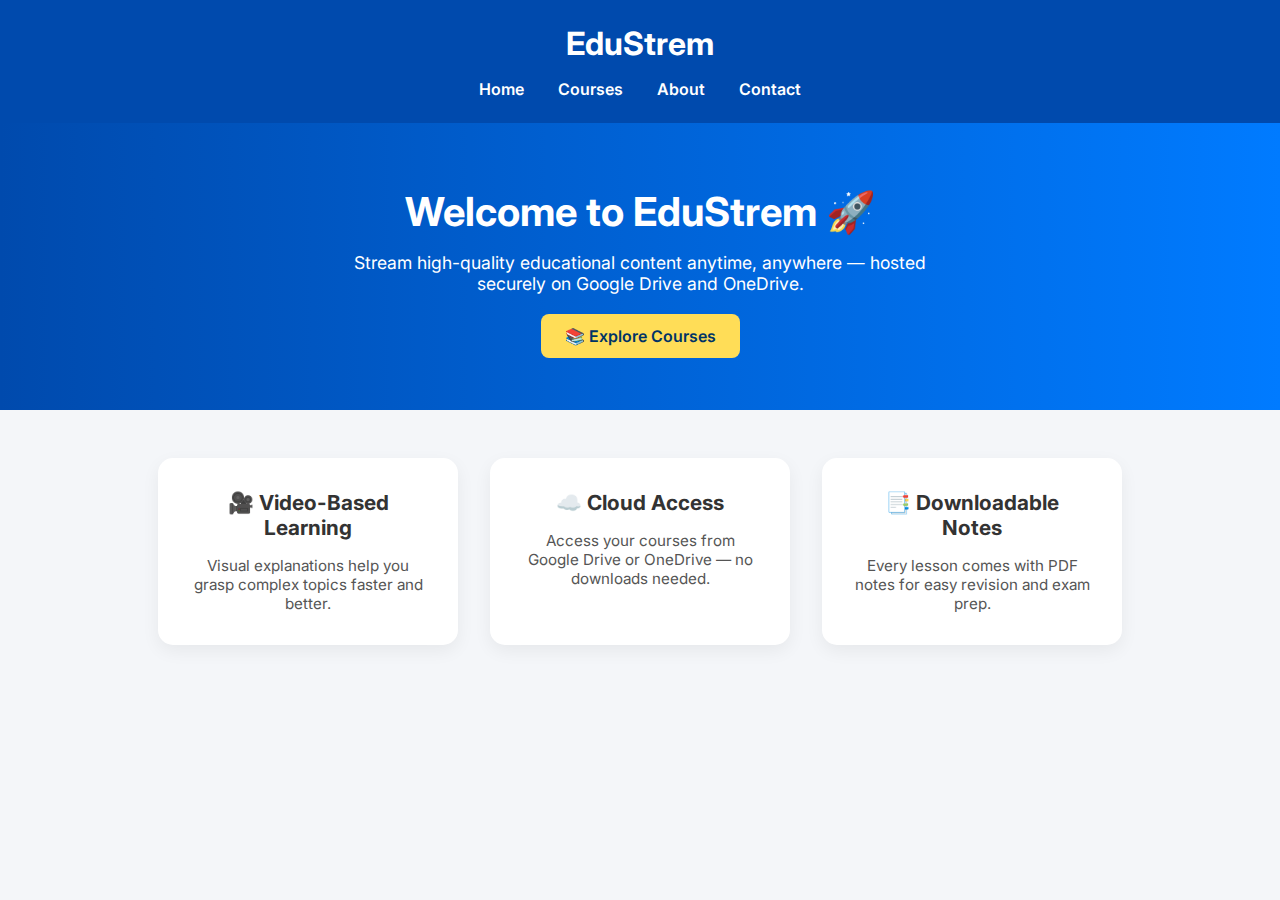
<file: index.html>
<!DOCTYPE html>
<html lang="en">
<head>
  <meta charset="UTF-8">
  <title>EduStrem | Home</title>
  <link rel="preconnect" href="https://fonts.googleapis.com">
  <link href="https://fonts.googleapis.com/css2?family=Inter:wght@400;600;700&display=swap" rel="stylesheet">
  <style>
    * {
      margin: 0;
      padding: 0;
      box-sizing: border-box;
    }

    body {
      font-family: 'Inter', sans-serif;
      background: #f4f6f9;
      color: #333;
    }

    header {
      background-color: #004aad;
      color: white;
      padding: 1.5rem 2rem;
      text-align: center;
      position: sticky;
      top: 0;
      z-index: 999;
    }

    nav {
      margin-top: 1rem;
    }

    nav a {
      color: white;
      margin: 0 15px;
      text-decoration: none;
      font-weight: 600;
      transition: color 0.3s ease;
    }

    nav a:hover {
      color: #ffdd57;
    }

    .hero {
      background: linear-gradient(to right, #004aad, #007bff);
      color: white;
      padding: 4rem 2rem;
      text-align: center;
    }

    .hero h2 {
      font-size: 2.5rem;
      margin-bottom: 1rem;
    }

    .hero p {
      font-size: 1.1rem;
      max-width: 600px;
      margin: 0 auto;
      margin-bottom: 2rem;
    }

    .cta-button {
      background-color: #ffdd57;
      color: #003366;
      padding: 12px 24px;
      border-radius: 8px;
      font-weight: 600;
      text-decoration: none;
      transition: background-color 0.3s ease;
    }

    .cta-button:hover {
      background-color: #ffc107;
    }

    .features {
      display: flex;
      flex-wrap: wrap;
      justify-content: center;
      gap: 2rem;
      padding: 3rem 1.5rem;
    }

    .feature-card {
      background: white;
      border-radius: 15px;
      padding: 2rem;
      box-shadow: 0 6px 18px rgba(0, 0, 0, 0.06);
      max-width: 300px;
      text-align: center;
    }

    .feature-card h3 {
      font-size: 1.3rem;
      margin-bottom: 1rem;
    }

    .feature-card p {
      font-size: 0.95rem;
      color: #555;
    }

    footer {
      background-color: #004aad;
      color: white;
      text-align: center;
      padding: 1rem;
      margin-top: 3rem;
      font-size: 0.9rem;
    }

    /* Floating login icon */
    .login-icon {
      position: fixed;
      bottom: 20px;
      right: 20px;
      background-color: #004aad;
      color: white;
      width: 50px;
      height: 50px;
      border-radius: 50%;
      display: flex;
      align-items: center;
      justify-content: center;
      text-decoration: none;
      font-size: 1.3rem;
      box-shadow: 0 4px 12px rgba(0, 0, 0, 0.2);
      transition: background-color 0.3s ease;
      z-index: 1000;
    }

    .login-icon:hover {
      background-color: #003080;
    }

    @media (max-width: 600px) {
      .hero h2 {
        font-size: 2rem;
      }
    }
  </style>
</head>
<body>
  <header>
    <h1>EduStrem</h1>
    <nav>
      <a href="index.html">Home</a>
      <a href="courses.html">Courses</a>
      <a href="about.html">About</a>
      <a href="contact.html">Contact</a>
    </nav>
  </header>

  <section class="hero">
    <h2>Welcome to EduStrem 🚀</h2>
    <p>Stream high-quality educational content anytime, anywhere — hosted securely on Google Drive and OneDrive.</p>
    <a href="courses.html" class="cta-button">📚 Explore Courses</a>
  </section>

  <section class="features">
    <div class="feature-card">
      <h3>🎥 Video-Based Learning</h3>
      <p>Visual explanations help you grasp complex topics faster and better.</p>
    </div>
    <div class="feature-card">
      <h3>☁️ Cloud Access</h3>
      <p>Access your courses from Google Drive or OneDrive — no downloads needed.</p>
    </div>
    <div class="feature-card">
      <h3>📑 Downloadable Notes</h3>
      <p>Every lesson comes with PDF notes for easy revision and exam prep.</p>
    </div>
  </section>
</body>
</html>
</file>
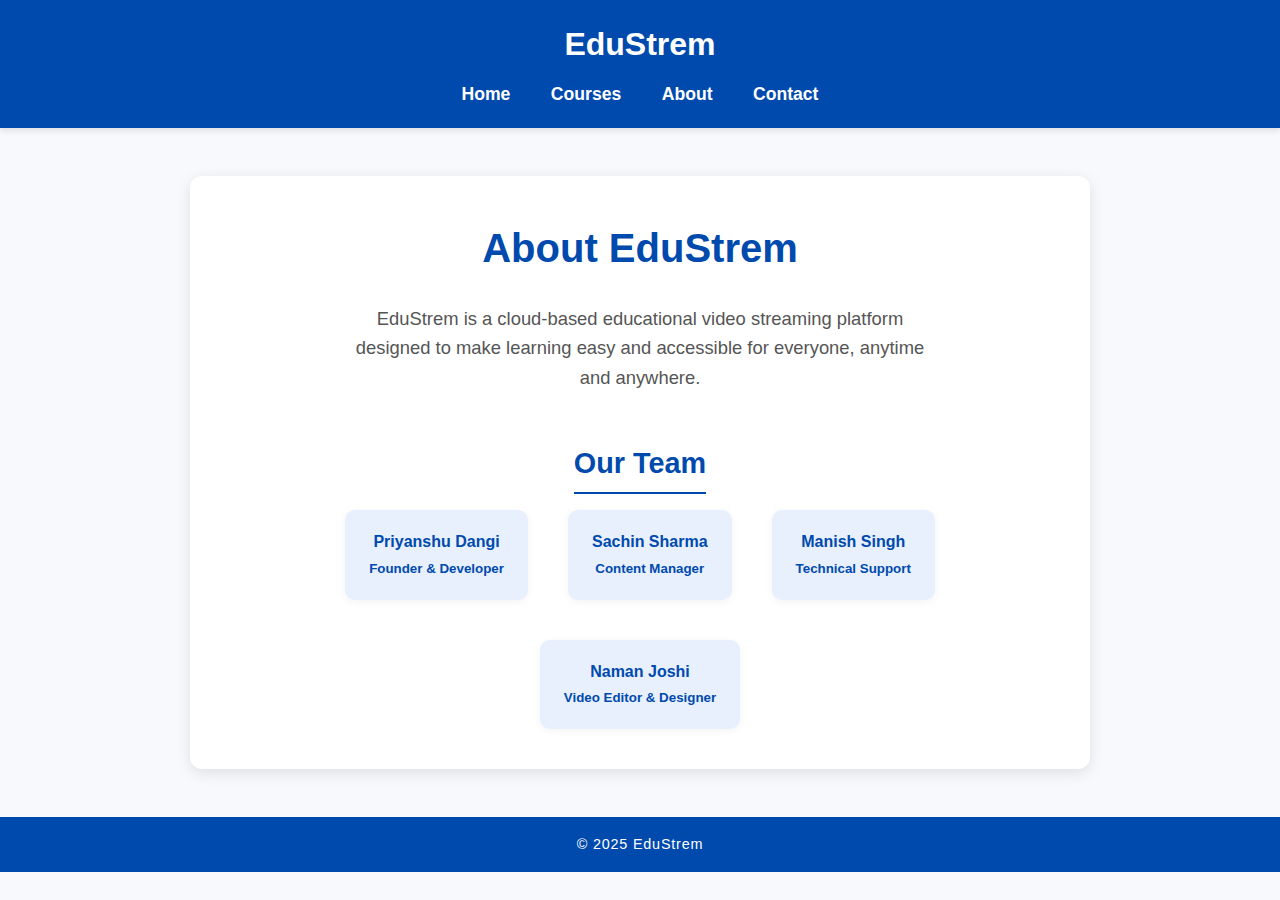
<file: about.html>
<!DOCTYPE html>
<html lang="en">
<head>
  <meta charset="UTF-8" />
  <title>EduStrem | About</title>
  <link rel="stylesheet" href="style.css" />
  <style>
    body {
      font-family: 'Segoe UI', Tahoma, Geneva, Verdana, sans-serif;
      margin: 0;
      background: #f7f9fc;
      color: #333;
    }
    header {
      background-color: #004aad;
      color: white;
      padding: 1.2rem 0;
      text-align: center;
      box-shadow: 0 3px 6px rgba(0,0,0,0.1);
    }
    nav a {
      color: white;
      margin: 0 18px;
      text-decoration: none;
      font-weight: 600;
      font-size: 1.1rem;
      transition: color 0.3s ease;
    }
    nav a:hover {
      color: #ffd700;
    }
    main {
      max-width: 900px;
      margin: 3rem auto;
      background: white;
      padding: 2.5rem 3rem;
      border-radius: 12px;
      box-shadow: 0 4px 15px rgba(0,0,0,0.1);
    }
    main h2 {
      text-align: center;
      font-size: 2.5rem;
      margin-bottom: 1.5rem;
      color: #004aad;
    }
    main p {
      font-size: 1.15rem;
      line-height: 1.6;
      text-align: center;
      max-width: 600px;
      margin: 0 auto 3rem auto;
      color: #555;
    }
    h3 {
      color: #004aad;
      margin-bottom: 1rem;
      font-size: 1.8rem;
      border-bottom: 2px solid #004aad;
      padding-bottom: 6px;
      width: fit-content;
      margin-left: auto;
      margin-right: auto;
    }
    ul.team-list {
      list-style: none;
      padding: 0;
      display: flex;
      justify-content: center;
      gap: 2.5rem;
      flex-wrap: wrap;
    }
    ul.team-list li {
      background: #e8f0fe;
      padding: 1.2rem 1.5rem;
      border-radius: 10px;
      box-shadow: 0 2px 8px rgba(0,0,0,0.05);
      max-width: 220px;
      text-align: center;
      font-weight: 600;
      color: #004aad;
      transition: transform 0.3s ease;
      cursor: default;
    }
    ul.team-list li:hover {
      transform: translateY(-5px);
      box-shadow: 0 6px 15px rgba(0,0,0,0.12);
    }
    footer {
      background-color: #004aad;
      color: white;
      text-align: center;
      padding: 1rem 0;
      margin-top: 3rem;
      font-size: 0.9rem;
      letter-spacing: 0.05rem;
    }
    .login-icon {
      position: fixed;
      bottom: 25px;
      right: 25px;
      font-size: 28px;
      background-color: #004aad;
      color: white;
      padding: 12px;
      border-radius: 50%;
      text-align: center;
      text-decoration: none;
      box-shadow: 0 4px 12px rgba(0, 0, 0, 0.25);
      transition: background-color 0.3s ease;
      z-index: 1000;
    }
    .login-icon:hover {
      background-color: #003366;
    }
  </style>
</head>
<body>
  <header>
    <h1>EduStrem</h1>
    <nav>
      <a href="index.html">Home</a>
      <a href="courses.html">Courses</a>
      <a href="about.html">About</a>
      <a href="contact.html">Contact</a>
    </nav>
  </header>

  <main>
    <h2>About EduStrem</h2>
    <p>EduStrem is a cloud-based educational video streaming platform designed to make learning easy and accessible for everyone, anytime and anywhere.</p>

    <h3>Our Team</h3>
    <ul class="team-list">
      <li>Priyanshu Dangi<br /><small>Founder & Developer</small></li>
      <li>Sachin Sharma<br /><small>Content Manager</small></li>
      <li>Manish Singh<br /><small>Technical Support</small></li>
      <li>Naman Joshi<br /><small>Video Editor & Designer</small></li>
    </ul>
  </main>

  <footer>
    <p>&copy; 2025 EduStrem</p>
  </footer>

</body>

</html>
</file>
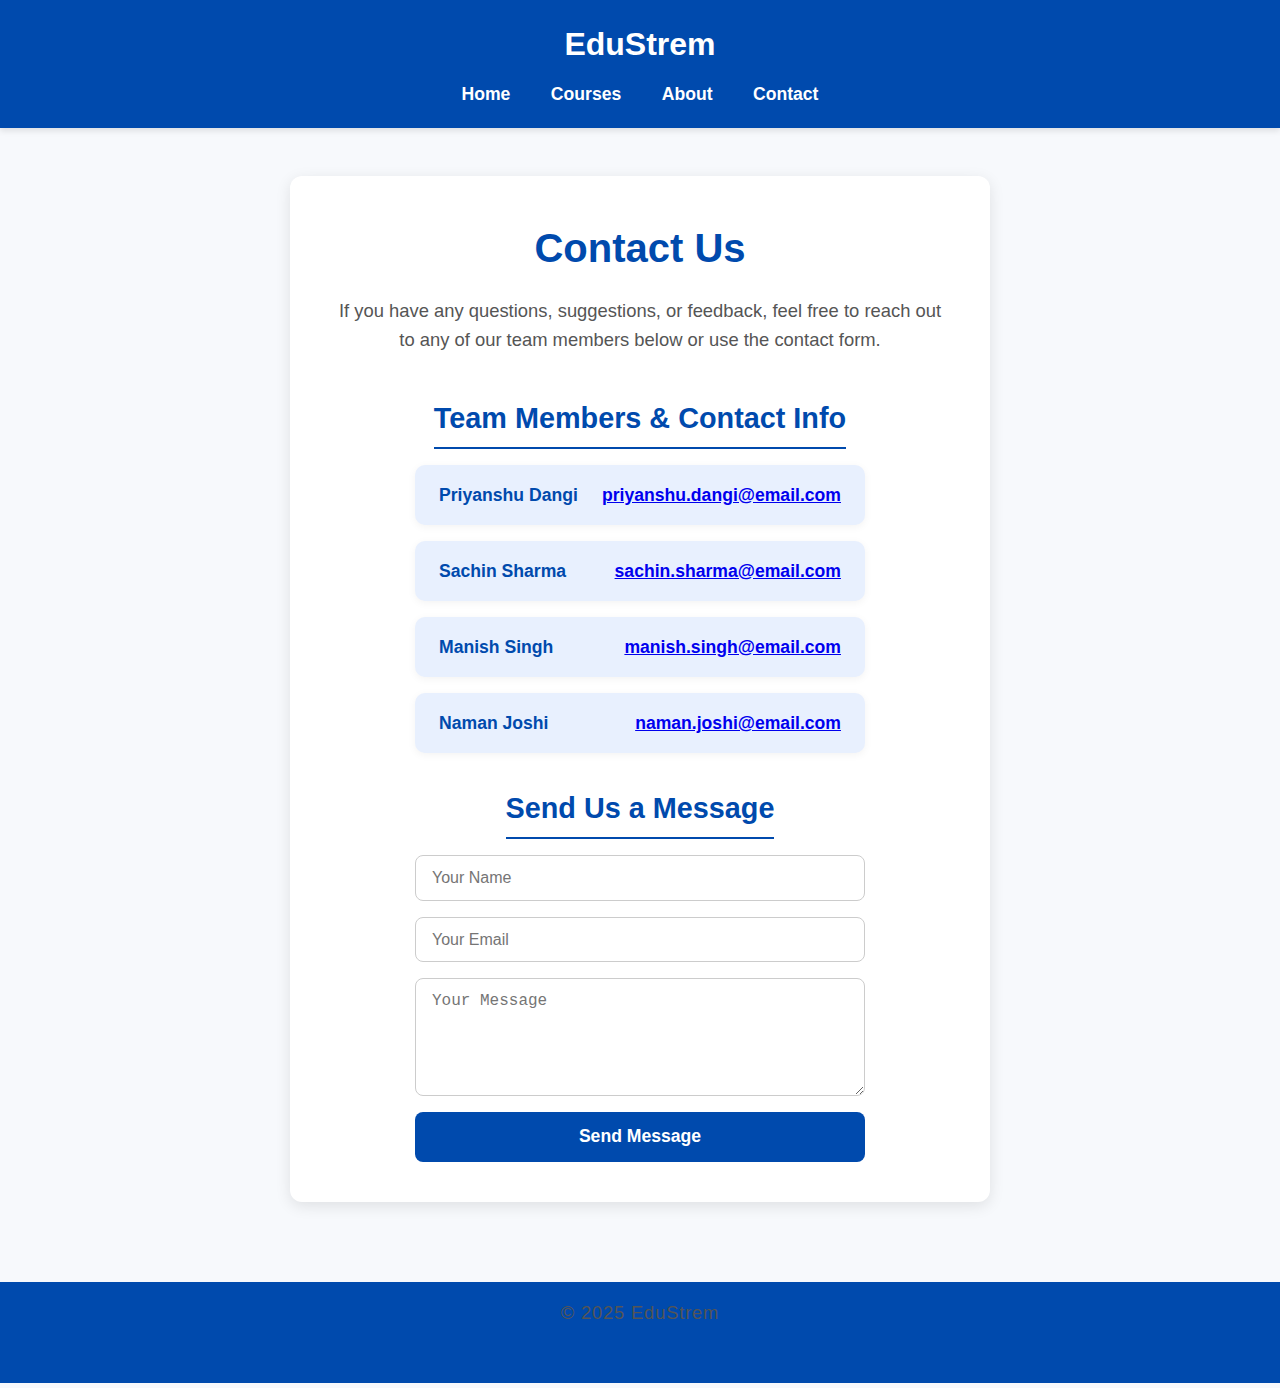
<file: contact.html>
<!DOCTYPE html>
<html lang="en">
<head>
  <meta charset="UTF-8" />
  <title>EduStrem | Contact</title>
  <link rel="stylesheet" href="style.css" />
  <style>
    body {
      font-family: 'Segoe UI', Tahoma, Geneva, Verdana, sans-serif;
      margin: 0;
      background: #f7f9fc;
      color: #333;
    }
    header {
      background-color: #004aad;
      color: white;
      padding: 1.2rem 0;
      text-align: center;
      box-shadow: 0 3px 6px rgba(0,0,0,0.1);
    }
    nav a {
      color: white;
      margin: 0 18px;
      text-decoration: none;
      font-weight: 600;
      font-size: 1.1rem;
      transition: color 0.3s ease;
    }
    nav a:hover {
      color: #ffd700;
    }
    main {
      max-width: 700px;
      margin: 3rem auto 5rem auto;
      background: white;
      padding: 2.5rem 3rem;
      border-radius: 12px;
      box-shadow: 0 4px 15px rgba(0,0,0,0.1);
    }
    h2 {
      text-align: center;
      font-size: 2.5rem;
      color: #004aad;
      margin-bottom: 1rem;
    }
    p {
      text-align: center;
      font-size: 1.15rem;
      color: #555;
      margin-bottom: 2.5rem;
    }
    h3 {
      color: #004aad;
      margin-bottom: 1rem;
      font-size: 1.8rem;
      border-bottom: 2px solid #004aad;
      padding-bottom: 6px;
      width: fit-content;
      margin-left: auto;
      margin-right: auto;
    }
    ul.contact-list {
      list-style: none;
      padding: 0;
      margin-bottom: 2rem;
    }
    ul.contact-list li {
      background: #e8f0fe;
      padding: 1rem 1.5rem;
      border-radius: 10px;
      box-shadow: 0 2px 8px rgba(0,0,0,0.05);
      margin-bottom: 1rem;
      font-weight: 600;
      color: #004aad;
      display: flex;
      justify-content: space-between;
      align-items: center;
      max-width: 450px;
      margin-left: auto;
      margin-right: auto;
      font-size: 1.1rem;
    }
    form {
      max-width: 450px;
      margin: 0 auto;
      display: flex;
      flex-direction: column;
      gap: 1rem;
    }
    input[type="text"],
    input[type="email"],
    textarea {
      padding: 0.8rem 1rem;
      border: 1.5px solid #ccc;
      border-radius: 8px;
      font-size: 1rem;
      resize: vertical;
      transition: border-color 0.3s ease;
    }
    input[type="text"]:focus,
    input[type="email"]:focus,
    textarea:focus {
      outline: none;
      border-color: #004aad;
      box-shadow: 0 0 5px #004aad55;
    }
    button {
      background-color: #004aad;
      color: white;
      font-size: 1.1rem;
      padding: 0.9rem 0;
      border: none;
      border-radius: 8px;
      cursor: pointer;
      transition: background-color 0.3s ease;
      font-weight: 700;
    }
    button:hover {
      background-color: #003366;
    }
    footer {
      background-color: #004aad;
      color: white;
      text-align: center;
      padding: 1rem 0;
      font-size: 0.9rem;
      letter-spacing: 0.05rem;
    }
    .login-icon {
      position: fixed;
      bottom: 25px;
      right: 25px;
      font-size: 28px;
      background-color: #004aad;
      color: white;
      padding: 12px;
      border-radius: 50%;
      text-align: center;
      text-decoration: none;
      box-shadow: 0 4px 12px rgba(0, 0, 0, 0.25);
      transition: background-color 0.3s ease;
      z-index: 1000;
    }
    .login-icon:hover {
      background-color: #003366;
    }
  </style>
</head>
<body>
  <header>
    <h1>EduStrem</h1>
    <nav>
      <a href="index.html">Home</a>
      <a href="courses.html">Courses</a>
      <a href="about.html">About</a>
      <a href="contact.html">Contact</a>
    </nav>
  </header>

  <main>
    <h2>Contact Us</h2>
    <p>If you have any questions, suggestions, or feedback, feel free to reach out to any of our team members below or use the contact form.</p>

    <h3>Team Members & Contact Info</h3>
    <ul class="contact-list">
      <li><span>Priyanshu Dangi</span><a href="mailto:priyanshu.dangi@email.com">priyanshu.dangi@email.com</a></li>
      <li><span>Sachin Sharma</span><a href="mailto:sachin.sharma@email.com">sachin.sharma@email.com</a></li>
      <li><span>Manish Singh</span><a href="mailto:manish.singh@email.com">manish.singh@email.com</a></li>
      <li><span>Naman Joshi</span><a href="mailto:naman.joshi@email.com">naman.joshi@email.com</a></li>
    </ul>

    <h3>Send Us a Message</h3>
    <form action="#" method="post">
      <input type="text" name="name" placeholder="Your Name" required />
      <input type="email" name="email" placeholder="Your Email" required />
      <textarea name="message" rows="5" placeholder="Your Message" required></textarea>
      <button type="submit">Send Message</button>
    </form>
  </main>

  <footer>
    <p>&copy; 2025 EduStrem</p>
  </footer>

</body>

</html>
</file>
<file: style.css>
/* Reset default styles */
* {
  margin: 0;
  padding: 0;
  box-sizing: border-box;
}

/* Body and overall background */
body {
  font-family: 'Segoe UI', Arial, sans-serif;
  background-color: #f4f6f8;
  color: #333;
  line-height: 1.6;
}

/* Header styling */
header {
  background-color: #2c3e50;
  color: white;
  padding: 20px 10px;
  text-align: center;
  box-shadow: 0 2px 10px rgba(0, 0, 0, 0.2);
}

header h1 {
  font-size: 2rem;
  margin-bottom: 10px;
}

/* Navigation bar */
nav {
  margin-top: 10px;
}

nav a {
  margin: 0 15px;
  color: #ecf0f1;
  text-decoration: none;
  font-weight: 600;
  font-size: 1rem;
  transition: color 0.3s ease;
}

nav a:hover {
  color: #00acee;
}

/* Main content area */
main {
  padding: 30px 20px;
  max-width: 1000px;
  margin: auto;
}

/* Video card styling */
.video-card {
  background: white;
  border-radius: 10px;
  margin-bottom: 40px;
  padding: 20px;
  box-shadow: 0 5px 15px rgba(0, 0, 0, 0.08);
  transition: transform 0.3s ease;
}

.video-card:hover {
  transform: scale(1.02);
}

.video-card h2 {
  margin-bottom: 15px;
  color: #2c3e50;
}

.video-card iframe {
  width: 100%;
  max-width: 100%;
  border-radius: 8px;
  margin-bottom: 15px;
}

/* Notes download button */
.notes-btn {
  display: inline-block;
  margin-top: 10px;
  padding: 12px 25px;
  background-color: #007bff;
  color: white;
  font-weight: bold;
  text-decoration: none;
  border-radius: 5px;
  transition: background-color 0.3s ease;
}

.notes-btn:hover {
  background-color: #0056b3;
}

/* Footer styling */
footer {
  background-color: #34495e;
  color: white;
  text-align: center;
  padding: 15px 10px;
  margin-top: 30px;
  font-size: 0.95rem;
}

/* Responsive media query */
@media (max-width: 768px) {
  nav a {
    display: inline-block;
    margin: 8px;
    font-size: 0.95rem;
  }

  header h1 {
    font-size: 1.6rem;
  }

  .video-card {
    padding: 15px;
  }

  .notes-btn {
    padding: 10px 20px;
    font-size: 0.9rem;
  }
}

/* Category section buttons */
#category-section {
  display: flex;
  justify-content: center;
  gap: 1.5rem;
  margin: 40px auto;
  padding: 20px;
  background: linear-gradient(145deg, #e3f2fd, #fce4ec);
  border-radius: 12px;
  box-shadow: 0 8px 24px rgba(0, 0, 0, 0.1);
  max-width: 800px;
  flex-wrap: wrap;
}

.big-btn {
  padding: 14px 28px;
  font-size: 1.2rem;
  font-weight: 600;
  background: #007bff;
  color: white;
  border: none;
  border-radius: 10px;
  cursor: pointer;
  transition: 0.3s ease;
  box-shadow: 0 5px 15px rgba(0, 123, 255, 0.3);
}

.big-btn:hover {
  background-color: #0056b3;
  transform: scale(1.05);
  box-shadow: 0 8px 25px rgba(0, 123, 255, 0.4);
}

/* 👤 Floating login button (clean, circular like ChatGPT) */
.floating-login {
  position: fixed;
  bottom: 25px;
  right: 25px;
  background-color: white;
  border-radius: 50%;
  width: 55px;
  height: 55px;
  box-shadow: 0 4px 12px rgba(0, 0, 0, 0.2);
  cursor: pointer;
  z-index: 9999;
  display: flex;
  align-items: center;
  justify-content: center;
  transition: transform 0.3s ease, background-color 0.3s ease;
}

.floating-login img {
  width: 30px;
  height: 30px;
}

.floating-login:hover {
  transform: scale(1.1);
  background-color: #f0f0f0;
}

.floating-login {
  position: fixed;
  bottom: 30px;
  right: 30px;
  width: 52px;
  height: 52px;
  background-color: #ffffff;
  border-radius: 50%;
  box-shadow: 0 5px 18px rgba(0, 0, 0, 0.1);
  display: flex;
  align-items: center;
  justify-content: center;
  cursor: pointer;
  transition: all 0.25s ease-in-out;
  z-index: 999;
}

.floating-login:hover {
  transform: scale(1.08);
  box-shadow: 0 8px 25px rgba(0, 0, 0, 0.15);
  background-color: #f0f4f8;
}

.floating-login svg {
  width: 28px;
  height: 28px;
}

/* Floating login button */
.floating-login {
  position: fixed;
  bottom: 30px;
  right: 30px;
  background-color: #004aad;
  color: white;
  padding: 10px 18px;
  border-radius: 30px;
  box-shadow: 0 6px 20px rgba(0, 0, 0, 0.25);
  text-decoration: none;
  font-weight: bold;
  display: flex;
  align-items: center;
  gap: 8px;
  font-size: 1rem;
  transition: background-color 0.3s ease, transform 0.2s ease;
  z-index: 999;
}

.floating-login:hover {
  background-color: #003070;
  transform: scale(1.05);
}

.floating-login i {
  font-size: 1.3rem;
}
</file>
